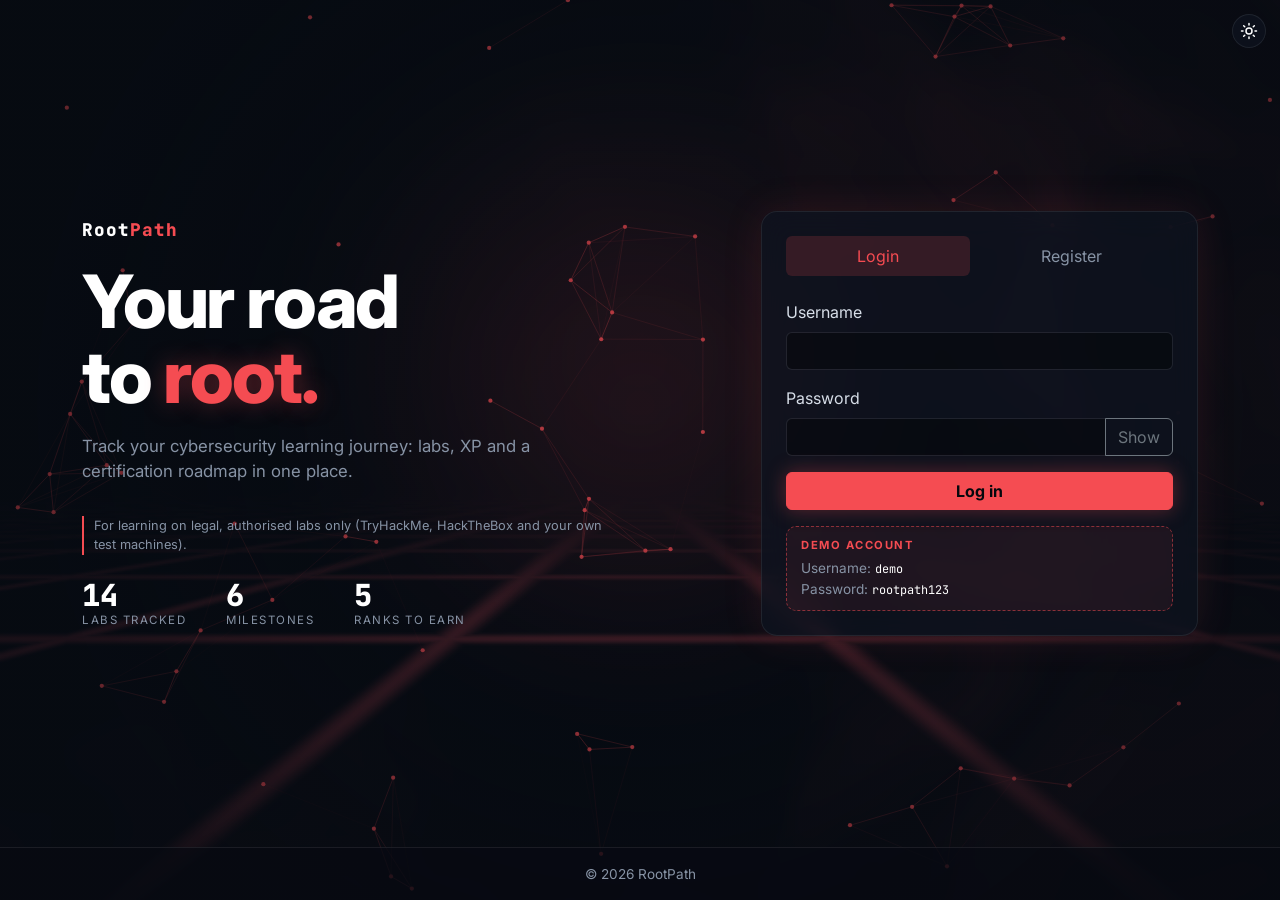
<file: index.html>
<!DOCTYPE html>
<html lang="en" data-bs-theme="dark">
<head>
  <meta charset="UTF-8">
  <meta name="viewport" content="width=device-width, initial-scale=1">
  <meta name="description" content="RootPath - log in to track your offensive security labs, CTFs and certifications.">
  <meta name="author" content="IMS566 Student, UiTM">
  <title>Login | RootPath</title>
  <link rel="icon" href="data:image/svg+xml,%3Csvg xmlns='http://www.w3.org/2000/svg' viewBox='0 0 32 32'%3E%3Crect width='32' height='32' rx='7' fill='%230d1117'/%3E%3Cpath d='M9 23V9h8a4 4 0 0 1 0 8h-8m7 0 6 6' fill='none' stroke='%23f54c52' stroke-width='3' stroke-linecap='round' stroke-linejoin='round'/%3E%3C/svg%3E">
  <link rel="preconnect" href="https://fonts.googleapis.com">
  <link rel="preconnect" href="https://fonts.gstatic.com" crossorigin>
  <link href="https://fonts.googleapis.com/css2?family=Inter:wght@400;600;800&family=JetBrains+Mono:wght@400;700;800&display=swap" rel="stylesheet">
  <link href="https://cdn.jsdelivr.net/npm/bootstrap@5.3.3/dist/css/bootstrap.min.css" rel="stylesheet">
  <link href="css/style.css" rel="stylesheet">
  <script src="js/theme.js"></script>
</head>
<body>
  <canvas id="network" aria-hidden="true"></canvas>

  <main class="login-hero d-flex align-items-center py-5">
    <div class="container">
      <div class="row align-items-center gy-5 gx-lg-5">
        <!-- Hero copy -->
        <header class="col-lg-6 hero-copy">
          <div class="hero-brand hero-in">Root<span>Path</span></div>
          <h1 class="hero-title hero-in">Your road<br>to <span class="acc">root.</span></h1>
          <p class="hero-lead hero-in">Track your cybersecurity learning journey: labs, XP and a certification roadmap in one place.</p>
          <p class="hero-note hero-in">For learning on legal, authorised labs only (TryHackMe, HackTheBox and your own test machines).</p>
          <div class="hero-stats hero-in d-none d-md-flex">
            <div><span class="stat-num" id="statLabs">0</span><span class="stat-label">Labs tracked</span></div>
            <div><span class="stat-num" id="statCerts">0</span><span class="stat-label">Milestones</span></div>
            <div><span class="stat-num" id="statRanks">0</span><span class="stat-label">Ranks to earn</span></div>
          </div>
        </header>

        <!-- Authentication card -->
        <div class="col-lg-5 ms-lg-auto">
        <div class="login-wrap">
        <section id="authCard" class="card rt-card login-card" aria-label="Authentication">
          <div class="card-body p-4">
            <ul class="nav nav-pills nav-fill mb-4" role="tablist">
              <li class="nav-item" role="presentation">
                <button class="nav-link active" data-bs-toggle="pill" data-bs-target="#loginPane" type="button" role="tab">Login</button>
              </li>
              <li class="nav-item" role="presentation">
                <button class="nav-link" data-bs-toggle="pill" data-bs-target="#registerPane" type="button" role="tab">Register</button>
              </li>
            </ul>

            <div class="tab-content">
              <!-- Login -->
              <div class="tab-pane fade show active" id="loginPane" role="tabpanel">
                <form id="loginForm" novalidate>
                  <div id="loginMsg" role="alert"></div>
                  <div class="mb-3">
                    <label for="loginUser" class="form-label">Username</label>
                    <input type="text" id="loginUser" class="form-control" autocomplete="username" required>
                  </div>
                  <div class="mb-3">
                    <label for="loginPass" class="form-label">Password</label>
                    <div class="input-group">
                      <input type="password" id="loginPass" class="form-control" autocomplete="current-password" required>
                      <button type="button" id="togglePass" class="btn btn-outline-secondary">Show</button>
                    </div>
                  </div>
                  <button type="submit" class="btn btn-rt w-100">Log in</button>
                </form>
                <div class="demo-box" aria-label="Demo account">
                  <div class="demo-title">Demo account</div>
                  Username: <code id="demoUser"></code><br>
                  Password: <code id="demoPass"></code>
                </div>
              </div>

              <!-- Register -->
              <div class="tab-pane fade" id="registerPane" role="tabpanel">
                <form id="registerForm">
                  <div id="registerMsg" role="alert"></div>
                  <div class="mb-3">
                    <label for="regName" class="form-label">Full name</label>
                    <input type="text" id="regName" class="form-control" required>
                  </div>
                  <div class="mb-3">
                    <label for="regUser" class="form-label">Username</label>
                    <input type="text" id="regUser" class="form-control" required>
                  </div>
                  <div class="mb-3">
                    <label for="regPass" class="form-label">Password (min 6 characters)</label>
                    <input type="password" id="regPass" class="form-control" required>
                  </div>
                  <button type="submit" class="btn btn-rt w-100">Create account</button>
                </form>
              </div>
            </div>
          </div>
        </section>
        </div>
        </div>
      </div>
    </div>
  </main>

  <footer class="rt-footer py-3 text-center">
    <div class="container">
      &copy; <span id="year"></span> RootPath
    </div>
  </footer>

  <!-- Shown after a successful login -->
  <div id="accessOverlay" class="access-overlay" role="status" aria-live="polite">
    <h2>Access granted</h2>
    <p id="grantName" class="font-mono text-secondary mb-0"></p>
    <div class="progress"><div class="progress-bar rt-bar"></div></div>
  </div>

  <script>document.getElementById("year").textContent = new Date().getFullYear();</script>
  <script src="https://cdn.jsdelivr.net/npm/bootstrap@5.3.3/dist/js/bootstrap.bundle.min.js"></script>
  <script src="js/data.js"></script>
  <script src="js/fx.js"></script>
  <script src="js/shader.js"></script>
  <script src="js/auth.js"></script>
</body>
</html>
</file>
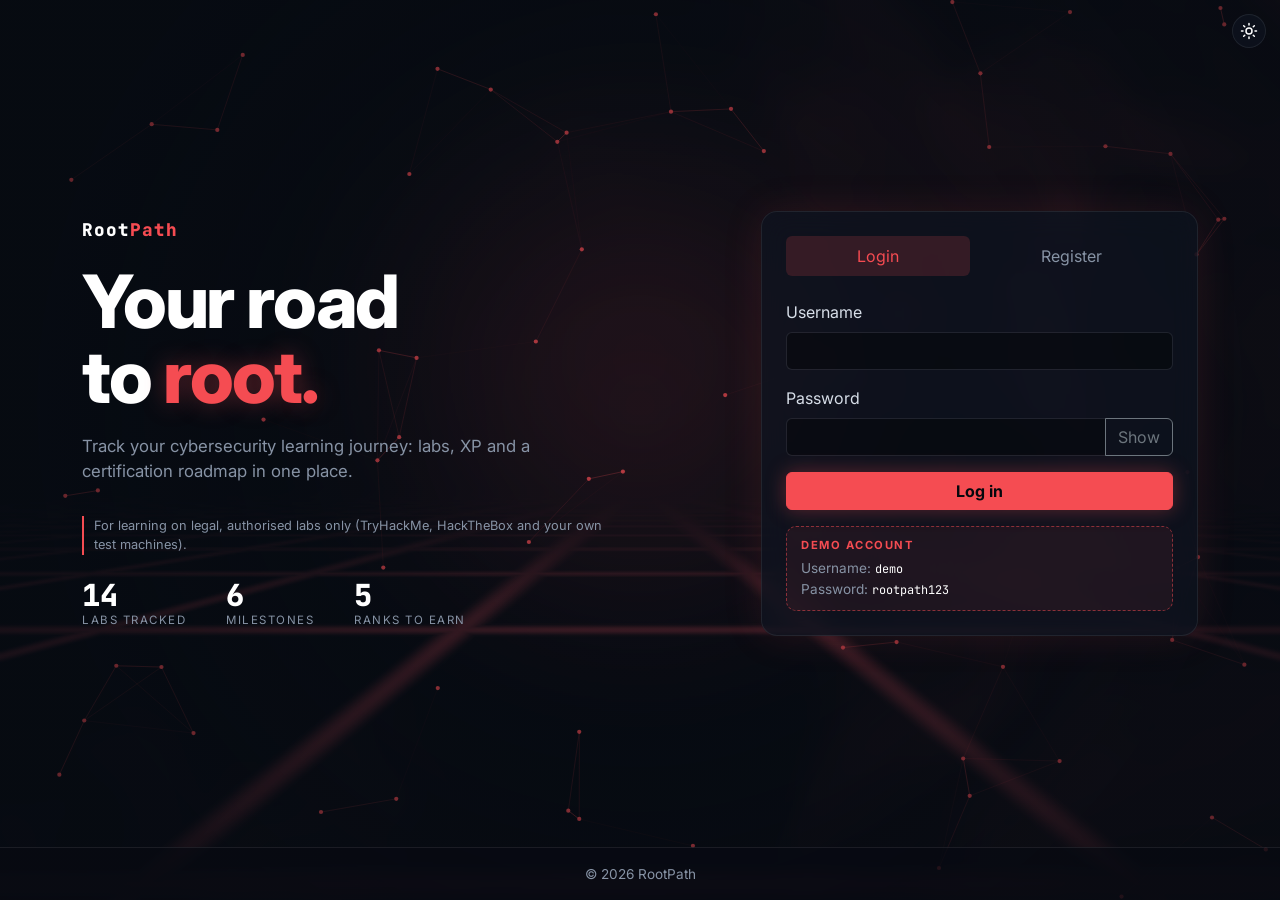
<file: about.html>
<!DOCTYPE html>
<html lang="en" data-bs-theme="dark">
<head>
  <meta charset="UTF-8">
  <meta name="viewport" content="width=device-width, initial-scale=1">
  <meta name="description" content="About RootPath: how XP, ranks and progress work, how the content is organised, a glossary and the ethics note.">
  <meta name="author" content="IMS566 Student, UiTM">
  <title>About | RootPath</title>
  <link rel="icon" href="data:image/svg+xml,%3Csvg xmlns='http://www.w3.org/2000/svg' viewBox='0 0 32 32'%3E%3Crect width='32' height='32' rx='7' fill='%230d1117'/%3E%3Cpath d='M9 23V9h8a4 4 0 0 1 0 8h-8m7 0 6 6' fill='none' stroke='%23f54c52' stroke-width='3' stroke-linecap='round' stroke-linejoin='round'/%3E%3C/svg%3E">
  <link rel="preconnect" href="https://fonts.googleapis.com">
  <link rel="preconnect" href="https://fonts.gstatic.com" crossorigin>
  <link href="https://fonts.googleapis.com/css2?family=Inter:wght@400;600;800&family=JetBrains+Mono:wght@400;700;800&display=swap" rel="stylesheet">
  <link href="https://cdn.jsdelivr.net/npm/bootstrap@5.3.3/dist/css/bootstrap.min.css" rel="stylesheet">
  <link href="css/style.css" rel="stylesheet">
  <script src="js/theme.js"></script>
</head>
<body>
  <nav class="navbar navbar-expand-md rt-navbar" aria-label="Main navigation">
    <div class="container">
      <a class="navbar-brand rt-brand" href="dashboard.html">Root<span>Path</span></a>
      <button class="navbar-toggler" type="button" data-bs-toggle="collapse" data-bs-target="#mainNav" aria-controls="mainNav" aria-expanded="false" aria-label="Toggle navigation">
        <span class="navbar-toggler-icon"></span>
      </button>
      <div class="collapse navbar-collapse" id="mainNav">
        <ul class="navbar-nav me-auto">
          <li class="nav-item"><a class="nav-link" href="dashboard.html">Dashboard</a></li>
          <li class="nav-item"><a class="nav-link" href="labs.html">Labs</a></li>
          <li class="nav-item"><a class="nav-link" href="roadmap.html">Roadmap</a></li>
          <li class="nav-item"><a class="nav-link active" href="about.html">About</a></li>
        </ul>
        <div id="accentPicker" class="d-flex gap-2 align-items-center me-3 my-2 my-md-0" aria-label="Theme colour"></div>
        <span class="navbar-text me-3">Hi, <strong id="navUser"></strong></span>
        <button id="logoutBtn" class="btn btn-sm btn-outline-secondary">Logout</button>
      </div>
    </div>
  </nav>

  <main class="container py-4">
    <header class="mb-4">
      <h1 class="h3 mb-1">About RootPath</h1>
      <p class="text-secondary mb-0">How the tracker works, how its content is organised, and the rules it follows.</p>
    </header>

    <div class="row g-4">
      <aside class="col-lg-3 d-none d-lg-block">
        <nav class="about-nav" aria-label="On this page">
          <a href="#purpose">Purpose</a>
          <a href="#xp">XP, ranks and progress</a>
          <a href="#structure">Content structure</a>
          <a href="#glossary">Glossary</a>
          <a href="#ethics">Ethics and scope</a>
        </nav>
      </aside>

      <div class="col-lg-9">
        <section id="purpose" class="card rt-card about-sec mb-4 reveal">
          <div class="card-body">
            <h2 class="h5">Purpose</h2>
            <p>RootPath is a learning tracker for offensive security. It turns labs, CTF rooms and certification goals into one picture: what is done, what is in progress and what comes next, all heading toward a cybersecurity internship.</p>
            <p class="mb-0">It is built for self-learners starting out in ethical hacking. The sample data shows a realistic beginner path (TryHackMe and HackTheBox) and is meant to be replaced with your own in <code>js/data.js</code>.</p>
          </div>
        </section>

        <section id="xp" class="card rt-card about-sec mb-4 reveal">
          <div class="card-body">
            <h2 class="h5">XP, ranks and progress</h2>
            <ul>
              <li><strong>XP</strong> is the total of points from labs marked <em>Completed</em>. Each lab's points are set by hand to reflect estimated effort (length and depth), so they follow difficulty loosely but not strictly.</li>
              <li><strong>Rank</strong> is decided by total XP using the thresholds below.</li>
              <li><strong>Skill radar</strong> scores each category as completed points divided by all points available in that category.</li>
              <li><strong>Certification progress</strong> is the share of its linked prep labs that are completed. Certifications with no linked labs (such as Security+) use a manual estimate.</li>
            </ul>
            <div class="table-responsive">
              <table class="table rt-table static align-middle mb-0">
                <thead><tr><th scope="col">Rank</th><th scope="col" class="text-end">XP needed</th></tr></thead>
                <tbody id="rankRows"></tbody>
              </table>
            </div>
          </div>
        </section>

        <section id="structure" class="card rt-card about-sec mb-4 reveal">
          <div class="card-body">
            <h2 class="h5">Content structure</h2>
            <p>Every lab is one record described by the same metadata fields. Fixed vocabularies keep the content consistent, searchable and sortable.</p>
            <div class="table-responsive mb-3">
              <table class="table rt-table static align-middle mb-0">
                <thead><tr><th scope="col">Field</th><th scope="col">Purpose</th><th scope="col">Allowed values</th></tr></thead>
                <tbody id="fieldRows"></tbody>
              </table>
            </div>
            <h3 class="h6 section-title mb-2">Labs per category</h3>
            <div id="catChips"></div>
            <p class="small text-secondary mt-3 mb-0">Records are linked: a certification lists its prep labs, and each lab shows which certifications it supports.</p>
          </div>
        </section>

        <section id="glossary" class="card rt-card about-sec mb-4 reveal">
          <div class="card-body">
            <h2 class="h5">Glossary</h2>
            <dl class="glossary mb-0" id="glossaryList"></dl>
          </div>
        </section>

        <section id="ethics" class="card rt-card about-sec mb-4 reveal">
          <div class="card-body">
            <h2 class="h5">Ethics and scope</h2>
            <ul class="mb-2">
              <li>Practise only on systems you own or have written permission to test, such as TryHackMe, HackTheBox and your own virtual machines.</li>
              <li>This site teaches no attacks and runs none. It only tracks learning progress.</li>
              <li>Accounts are simulated for this prototype. Do not enter a real password.</li>
            </ul>
            <p class="small text-secondary mb-0">Unauthorised access to computer systems is illegal, including under Malaysia's Computer Crimes Act 1997.</p>
          </div>
        </section>
      </div>
    </div>
  </main>

  <footer class="rt-footer py-3 mt-4">
    <div class="container d-flex flex-column flex-md-row justify-content-between gap-2">
      <span>&copy; <span id="year"></span> RootPath</span>
      <span><a href="dashboard.html">Dashboard</a> &middot; <a href="labs.html">Labs</a> &middot; <a href="roadmap.html">Roadmap</a> &middot; <a href="about.html">About</a></span>
    </div>
  </footer>

  <script src="https://cdn.jsdelivr.net/npm/bootstrap@5.3.3/dist/js/bootstrap.bundle.min.js"></script>
  <script src="js/data.js"></script>
  <script src="js/fx.js"></script>
  <script src="js/shader.js"></script>
  <script src="js/app.js"></script>
  <script src="js/about.js"></script>
</body>
</html>
</file>
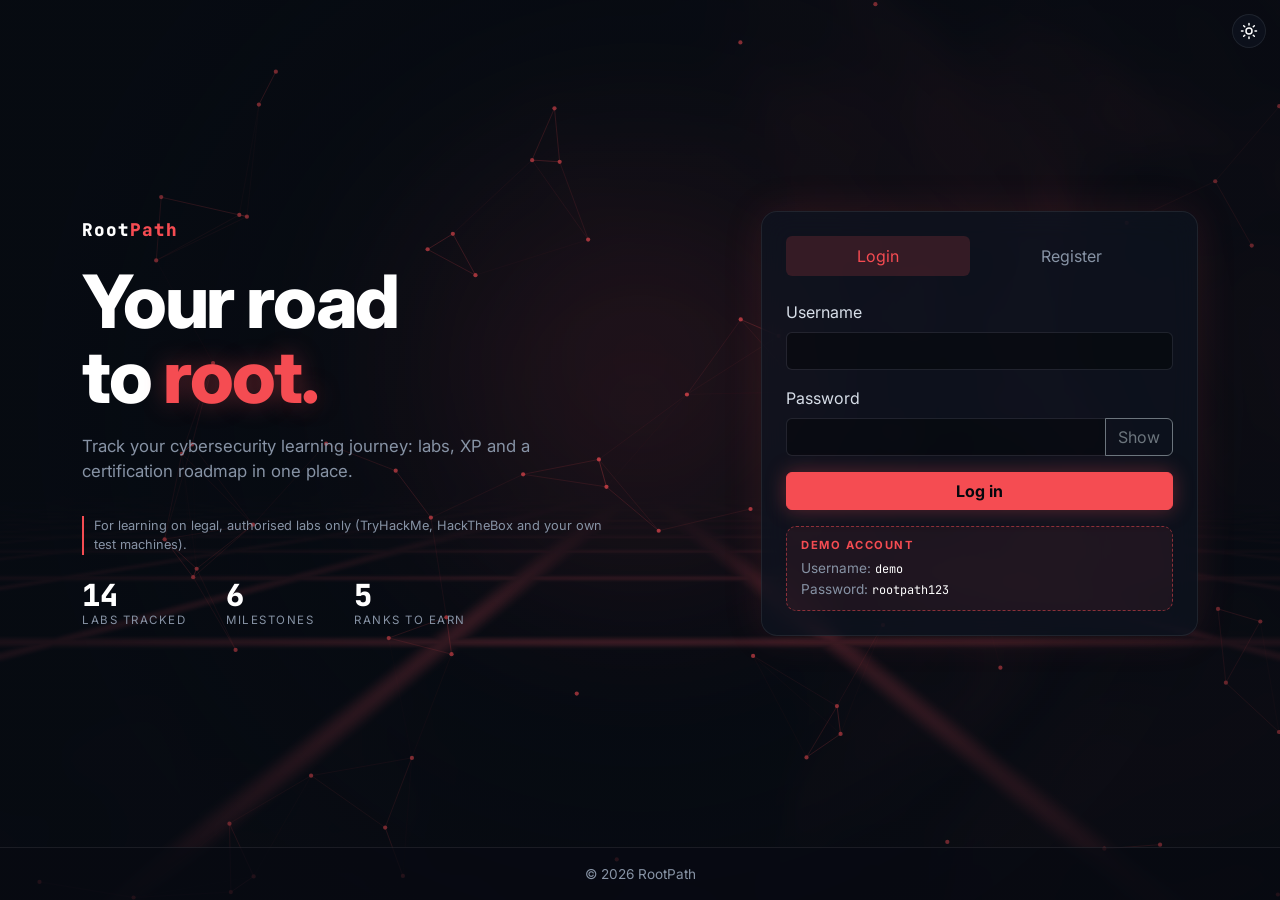
<file: labs.html>
<!DOCTYPE html>
<html lang="en" data-bs-theme="dark">
<head>
  <meta charset="UTF-8">
  <meta name="viewport" content="width=device-width, initial-scale=1">
  <meta name="description" content="RootPath labs: searchable list of TryHackMe and HackTheBox labs. Start and complete labs to earn XP.">
  <meta name="author" content="IMS566 Student, UiTM">
  <title>Labs | RootPath</title>
  <link rel="icon" href="data:image/svg+xml,%3Csvg xmlns='http://www.w3.org/2000/svg' viewBox='0 0 32 32'%3E%3Crect width='32' height='32' rx='7' fill='%230d1117'/%3E%3Cpath d='M9 23V9h8a4 4 0 0 1 0 8h-8m7 0 6 6' fill='none' stroke='%23f54c52' stroke-width='3' stroke-linecap='round' stroke-linejoin='round'/%3E%3C/svg%3E">
  <link rel="preconnect" href="https://fonts.googleapis.com">
  <link rel="preconnect" href="https://fonts.gstatic.com" crossorigin>
  <link href="https://fonts.googleapis.com/css2?family=Inter:wght@400;600;800&family=JetBrains+Mono:wght@400;700;800&display=swap" rel="stylesheet">
  <link href="https://cdn.jsdelivr.net/npm/bootstrap@5.3.3/dist/css/bootstrap.min.css" rel="stylesheet">
  <link href="css/style.css" rel="stylesheet">
  <script src="js/theme.js"></script>
</head>
<body>
  <nav class="navbar navbar-expand-md rt-navbar" aria-label="Main navigation">
    <div class="container">
      <a class="navbar-brand rt-brand" href="dashboard.html">Root<span>Path</span></a>
      <button class="navbar-toggler" type="button" data-bs-toggle="collapse" data-bs-target="#mainNav" aria-controls="mainNav" aria-expanded="false" aria-label="Toggle navigation">
        <span class="navbar-toggler-icon"></span>
      </button>
      <div class="collapse navbar-collapse" id="mainNav">
        <ul class="navbar-nav me-auto">
          <li class="nav-item"><a class="nav-link" href="dashboard.html">Dashboard</a></li>
          <li class="nav-item"><a class="nav-link active" href="labs.html">Labs</a></li>
          <li class="nav-item"><a class="nav-link" href="roadmap.html">Roadmap</a></li>
          <li class="nav-item"><a class="nav-link" href="about.html">About</a></li>
        </ul>
        <div id="accentPicker" class="d-flex gap-2 align-items-center me-3 my-2 my-md-0" aria-label="Theme colour"></div>
        <span class="navbar-text me-3">Hi, <strong id="navUser"></strong></span>
        <button id="logoutBtn" class="btn btn-sm btn-outline-secondary">Logout</button>
      </div>
    </div>
  </nav>

  <main class="container py-4">
    <header class="mb-4 d-flex flex-wrap justify-content-between align-items-end gap-2">
      <div>
        <h1 class="h3 mb-1">Labs &amp; CTF Rooms</h1>
        <p class="text-secondary mb-0">Click a lab to start it or mark it completed and earn XP.</p>
      </div>
      <button id="resetBtn" class="btn btn-sm btn-outline-secondary" type="button">Reset progress</button>
    </header>

    <section class="row g-2 mb-3" aria-label="Filters">
      <div class="col-12 col-md-6">
        <label for="searchInput" class="visually-hidden">Search labs</label>
        <input type="search" id="searchInput" class="form-control" placeholder="Search any column: lab, platform, category, difficulty, status, XP...">
      </div>
      <div class="col-6 col-md-3">
        <label for="statusFilter" class="visually-hidden">Filter by status</label>
        <select id="statusFilter" class="form-select">
          <option value="All">All statuses</option>
          <option>Completed</option>
          <option>In Progress</option>
          <option>Planned</option>
        </select>
      </div>
      <div class="col-6 col-md-3">
        <label for="platformFilter" class="visually-hidden">Filter by platform</label>
        <select id="platformFilter" class="form-select">
          <option value="All">All platforms</option>
          <option>TryHackMe</option>
          <option>HackTheBox</option>
        </select>
      </div>
    </section>

    <p class="small text-secondary font-mono" id="resultCount" aria-live="polite"></p>

    <div class="card rt-card reveal"><div class="card-body p-2 p-md-3">
      <div class="table-responsive">
        <table class="table table-hover align-middle rt-table mb-0">
          <thead>
            <tr>
              <th scope="col" class="sortable" data-sort="name" aria-sort="none" tabindex="0" role="columnheader">Lab<span class="sort-ind" aria-hidden="true"></span></th>
              <th scope="col" class="sortable" data-sort="platform" aria-sort="none" tabindex="0" role="columnheader">Platform<span class="sort-ind" aria-hidden="true"></span></th>
              <th scope="col" class="sortable" data-sort="category" aria-sort="none" tabindex="0" role="columnheader">Category<span class="sort-ind" aria-hidden="true"></span></th>
              <th scope="col" class="sortable" data-sort="difficulty" aria-sort="none" tabindex="0" role="columnheader">Difficulty<span class="sort-ind" aria-hidden="true"></span></th>
              <th scope="col" class="sortable" data-sort="status" aria-sort="none" tabindex="0" role="columnheader">Status<span class="sort-ind" aria-hidden="true"></span></th>
              <th scope="col" class="sortable text-end" data-sort="points" aria-sort="none" tabindex="0" role="columnheader">XP<span class="sort-ind" aria-hidden="true"></span></th>
            </tr>
          </thead>
          <tbody id="labsBody"></tbody>
        </table>
      </div>
    </div></div>
  </main>

  <!-- Lab detail modal -->
  <div class="modal fade" id="labModal" tabindex="-1" aria-labelledby="mTitle" aria-hidden="true">
    <div class="modal-dialog modal-dialog-centered">
      <div class="modal-content rt-modal">
        <div class="modal-header border-0">
          <h2 class="modal-title h5" id="mTitle"></h2>
          <button type="button" class="btn-close" data-bs-dismiss="modal" aria-label="Close"></button>
        </div>
        <div class="modal-body">
          <div id="mBadges" class="mb-3"></div>
          <p id="mDesc"></p>
          <div class="row small text-secondary" id="mMeta"></div>
        </div>
        <div class="modal-footer border-0" id="mActions"></div>
      </div>
    </div>
  </div>

  <footer class="rt-footer py-3 mt-4">
    <div class="container d-flex flex-column flex-md-row justify-content-between gap-2">
      <span>&copy; <span id="year"></span> RootPath</span>
      <span><a href="dashboard.html">Dashboard</a> &middot; <a href="labs.html">Labs</a> &middot; <a href="roadmap.html">Roadmap</a> &middot; <a href="about.html">About</a></span>
    </div>
  </footer>

  <script src="https://cdn.jsdelivr.net/npm/bootstrap@5.3.3/dist/js/bootstrap.bundle.min.js"></script>
  <script src="js/data.js"></script>
  <script src="js/fx.js"></script>
  <script src="js/shader.js"></script>
  <script src="js/app.js"></script>
  <script src="js/labs.js"></script>
</body>
</html>
</file>
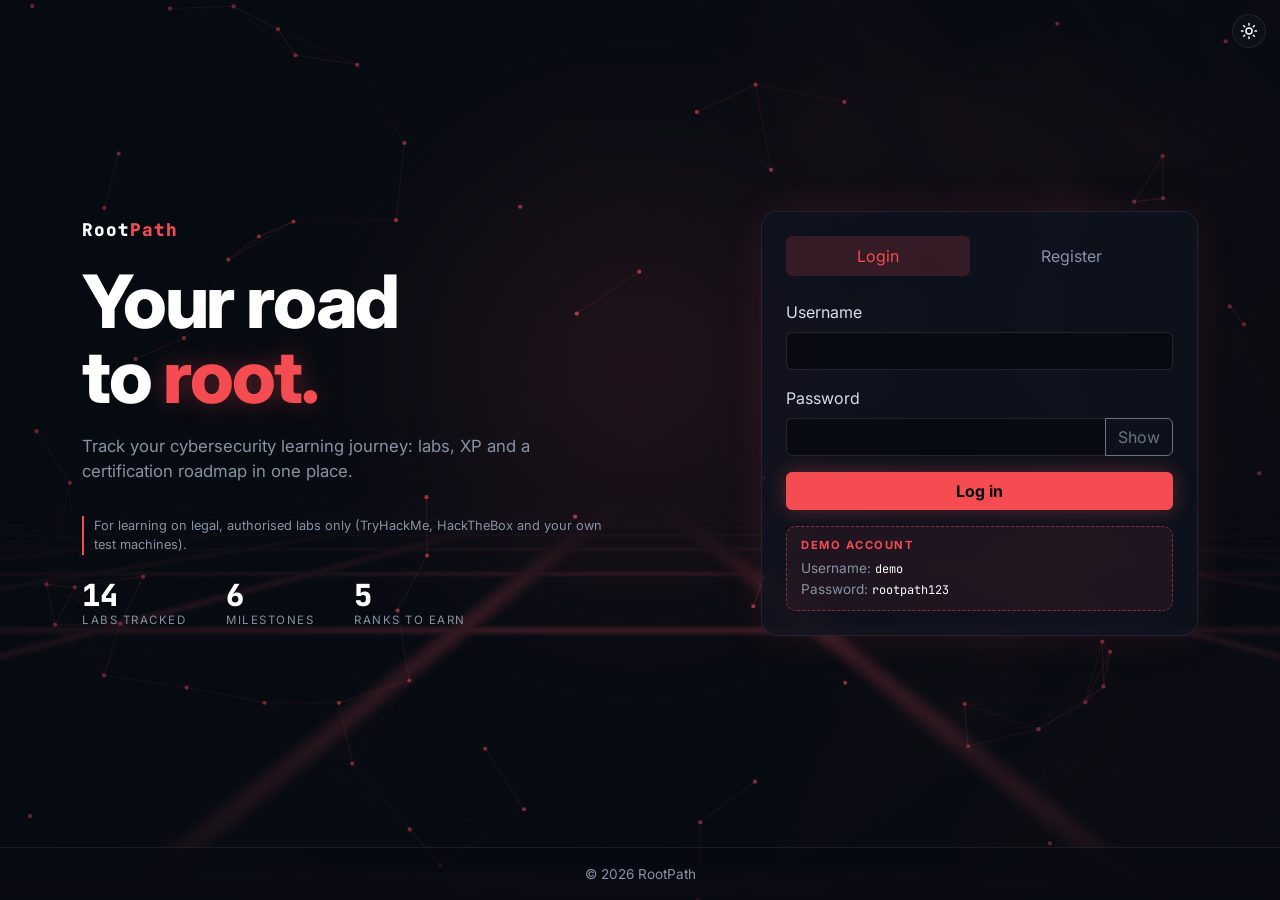
<file: roadmap.html>
<!DOCTYPE html>
<html lang="en" data-bs-theme="dark">
<head>
  <meta charset="UTF-8">
  <meta name="viewport" content="width=device-width, initial-scale=1">
  <meta name="description" content="RootPath roadmap: certification timeline from foundation to cybersecurity internship.">
  <meta name="author" content="IMS566 Student, UiTM">
  <title>Roadmap | RootPath</title>
  <link rel="icon" href="data:image/svg+xml,%3Csvg xmlns='http://www.w3.org/2000/svg' viewBox='0 0 32 32'%3E%3Crect width='32' height='32' rx='7' fill='%230d1117'/%3E%3Cpath d='M9 23V9h8a4 4 0 0 1 0 8h-8m7 0 6 6' fill='none' stroke='%23f54c52' stroke-width='3' stroke-linecap='round' stroke-linejoin='round'/%3E%3C/svg%3E">
  <link rel="preconnect" href="https://fonts.googleapis.com">
  <link rel="preconnect" href="https://fonts.gstatic.com" crossorigin>
  <link href="https://fonts.googleapis.com/css2?family=Inter:wght@400;600;800&family=JetBrains+Mono:wght@400;700;800&display=swap" rel="stylesheet">
  <link href="https://cdn.jsdelivr.net/npm/bootstrap@5.3.3/dist/css/bootstrap.min.css" rel="stylesheet">
  <link href="css/style.css" rel="stylesheet">
  <script src="js/theme.js"></script>
</head>
<body>
  <nav class="navbar navbar-expand-md rt-navbar" aria-label="Main navigation">
    <div class="container">
      <a class="navbar-brand rt-brand" href="dashboard.html">Root<span>Path</span></a>
      <button class="navbar-toggler" type="button" data-bs-toggle="collapse" data-bs-target="#mainNav" aria-controls="mainNav" aria-expanded="false" aria-label="Toggle navigation">
        <span class="navbar-toggler-icon"></span>
      </button>
      <div class="collapse navbar-collapse" id="mainNav">
        <ul class="navbar-nav me-auto">
          <li class="nav-item"><a class="nav-link" href="dashboard.html">Dashboard</a></li>
          <li class="nav-item"><a class="nav-link" href="labs.html">Labs</a></li>
          <li class="nav-item"><a class="nav-link active" href="roadmap.html">Roadmap</a></li>
          <li class="nav-item"><a class="nav-link" href="about.html">About</a></li>
        </ul>
        <div id="accentPicker" class="d-flex gap-2 align-items-center me-3 my-2 my-md-0" aria-label="Theme colour"></div>
        <span class="navbar-text me-3">Hi, <strong id="navUser"></strong></span>
        <button id="logoutBtn" class="btn btn-sm btn-outline-secondary">Logout</button>
      </div>
    </div>
  </nav>

  <main class="container py-4">
    <header class="mb-4">
      <h1 class="h3 mb-1">Certification Roadmap</h1>
      <p class="text-secondary mb-0">From foundation certs to a cybersecurity internship. Each ring shows how many of its linked prep labs you have completed.</p>
    </header>

    <section aria-labelledby="earnedTitle" class="mb-5">
      <h2 id="earnedTitle" class="h5 section-title mb-3">Certificates earned <span class="badge text-bg-secondary ms-1" id="earnedCount"></span></h2>
      <div class="row g-3" id="earnedGrid"></div>
    </section>

    <h2 class="h5 section-title mb-3">Next milestones</h2>
    <ol class="timeline" id="timeline" aria-label="Certification timeline"></ol>
  </main>

  <footer class="rt-footer py-3 mt-4">
    <div class="container d-flex flex-column flex-md-row justify-content-between gap-2">
      <span>&copy; <span id="year"></span> RootPath</span>
      <span><a href="dashboard.html">Dashboard</a> &middot; <a href="labs.html">Labs</a> &middot; <a href="roadmap.html">Roadmap</a> &middot; <a href="about.html">About</a></span>
    </div>
  </footer>

  <script src="https://cdn.jsdelivr.net/npm/bootstrap@5.3.3/dist/js/bootstrap.bundle.min.js"></script>
  <script src="js/data.js"></script>
  <script src="js/fx.js"></script>
  <script src="js/shader.js"></script>
  <script src="js/app.js"></script>
  <script src="js/roadmap.js"></script>
</body>
</html>
</file>
<file: css/style.css>
/* ==========================================================
   style.css - RootPath custom styles (on top of Bootstrap 5)
   Theme: dark "terminal" look with glass cards and a neon accent
   that can be switched (see js/theme.js).
   ========================================================== */

:root {
  --rt-accent-rgb: 245, 76, 82;
  --rt-accent: rgb(245, 76, 82);
  --rt-bg: #070b12;
  --rt-bg-rgb: 7, 11, 18;
  --rt-glass: rgba(16, 22, 34, 0.62);
  --rt-border: rgba(255, 255, 255, 0.08);
  --rt-text: #d7dee8;
  --rt-muted: #8793a5;
  --rt-strong: #ffffff;
  --rt-track: rgba(255, 255, 255, 0.07);
  --rt-dots: rgba(255, 255, 255, 0.09);
  --rt-nav-bg: rgba(7, 11, 18, 0.72);
  --rt-pop-bg: rgba(12, 17, 27, 0.96);
  --rt-input-bg: rgba(0, 0, 0, 0.35);
  --rt-on-accent: #05080d;
  --rt-gold: #fbbf24;
  --rt-chart-text: #9aa6b8;
  --rt-chart-grid: rgba(255, 255, 255, 0.08);
  --rt-chart-label: #cbd5e1;
  --rt-chart-line: #ffffff;
  --rt-mono: "JetBrains Mono", "Fira Code", ui-monospace, Consolas, monospace;
}

/* Background lives on <html> so the effects canvas can sit behind the page */
html { background: var(--rt-bg); overflow-x: hidden; scroll-behavior: smooth; }

body {
  background: transparent;
  color: var(--rt-text);
  font-family: "Inter", "Segoe UI", system-ui, -apple-system, sans-serif;
  min-height: 100vh;
  display: flex;
  flex-direction: column;
  animation: pageIn 0.6s ease both;
}
main { flex: 1; min-width: 0; }
.row > *, .card, .card-body, .tl-card { min-width: 0; }
.chart-box { overflow: hidden; }
.font-mono { font-family: var(--rt-mono); }
.tiny { font-size: 0.72rem; }

@keyframes pageIn { from { opacity: 0; transform: translateY(10px); } to { opacity: 1; transform: none; } }

/* ---------- Effects ---------- */
body.has-grid::before {
  content: ""; position: fixed; inset: 0; z-index: -2; pointer-events: none;
  background-image: radial-gradient(var(--rt-dots) 1px, transparent 1px);
  background-size: 28px 28px;
  -webkit-mask-image: radial-gradient(ellipse at 50% 20%, #000 15%, transparent 78%);
  mask-image: radial-gradient(ellipse at 50% 20%, #000 15%, transparent 78%);
}
.glow-layer { position: fixed; inset: 0; overflow: hidden; pointer-events: none; z-index: -1; }
.cursor-glow { position: absolute; left: -999px; top: -999px; width: min(460px, 80vw); aspect-ratio: 1; border-radius: 50%;
  background: radial-gradient(circle, rgba(var(--rt-accent-rgb), 0.12), transparent 65%); transform: translate(-50%, -50%); }

/* ---------- Scroll reveal ---------- */
.reveal { opacity: 0; transform: translateY(32px); transition: opacity 0.9s cubic-bezier(0.22, 1, 0.36, 1), transform 0.9s cubic-bezier(0.22, 1, 0.36, 1); }
.reveal.in { opacity: 1; transform: none; }

/* ---------- Navbar ---------- */
.rt-navbar {
  background: var(--rt-nav-bg);
  backdrop-filter: blur(14px);
  -webkit-backdrop-filter: blur(14px);
  border-bottom: 1px solid var(--rt-border);
  position: sticky; top: 0; z-index: 1030;
}
.rt-brand { font-weight: 800; letter-spacing: 1px; font-family: var(--rt-mono); }
.rt-brand span { color: var(--rt-accent); text-shadow: 0 0 10px rgba(var(--rt-accent-rgb), 0.35); }
.rt-navbar .nav-link { color: var(--rt-muted); transition: color 0.2s; }
.rt-navbar .nav-link:hover { color: var(--rt-strong); }
.rt-navbar .nav-link.active {
  color: var(--rt-strong);
  box-shadow: inset 0 -2px 0 var(--rt-accent);
}
.accent-dot {
  width: 18px; height: 18px; border-radius: 50%; padding: 0;
  border: 2px solid transparent; cursor: pointer;
  transition: transform 0.15s, box-shadow 0.15s;
}
.accent-dot:hover { transform: scale(1.2); }
.accent-dot.active { border-color: var(--rt-strong); box-shadow: 0 0 10px currentColor; }

/* ---------- Glass cards ---------- */
.rt-card {
  background: var(--rt-glass);
  backdrop-filter: blur(14px);
  -webkit-backdrop-filter: blur(14px);
  border: 1px solid var(--rt-border);
  border-radius: 16px;
  color: var(--rt-text);
}
.rt-card.reveal {
  transition: opacity 0.9s cubic-bezier(0.22, 1, 0.36, 1), transform 0.9s cubic-bezier(0.22, 1, 0.36, 1), border-color 0.35s ease, box-shadow 0.35s ease;
}
.rt-card:hover {
  border-color: rgba(var(--rt-accent-rgb), 0.55);
  box-shadow: 0 0 0 1px rgba(var(--rt-accent-rgb), 0.2), 0 12px 40px rgba(var(--rt-accent-rgb), 0.12);
}

.kpi-icon { font-size: 1.4rem; }
.kpi-value { font-size: 2.1rem; font-weight: 800; font-family: var(--rt-mono); line-height: 1.1; }
.kpi-label { font-size: 0.72rem; text-transform: uppercase; letter-spacing: 1.5px; color: var(--rt-muted); }
.chart-box { position: relative; height: 290px; }
.chart-box.short { height: 200px; }
.chart-box.gauge { height: 250px; }
.chart-box.grow { flex: 1 1 auto; height: auto; min-height: 290px; }
.chart-box.tall { height: 360px; }
.section-title { font-size: 0.8rem; text-transform: uppercase; letter-spacing: 1.5px; color: var(--rt-muted); }

/* ---------- Terminal ---------- */
.terminal {
  background: #05080d;
  border: 1px solid var(--rt-border);
  border-radius: 14px;
  font-family: var(--rt-mono);
  font-size: 0.9rem;
  overflow: hidden;
  height: 100%;
}
.terminal-bar { display: flex; gap: 6px; padding: 10px 14px; background: rgba(255, 255, 255, 0.04); align-items: center; }
.terminal-bar .dot { width: 11px; height: 11px; border-radius: 50%; }
.terminal-bar .dot:nth-child(1) { background: #ff5f57; }
.terminal-bar .dot:nth-child(2) { background: #febc2e; }
.terminal-bar .dot:nth-child(3) { background: #28c840; }
.terminal-bar .title { margin-left: 8px; color: var(--rt-muted); font-size: 0.75rem; }
.terminal-body { padding: 16px 18px; min-height: 190px; line-height: 1.7; }
.terminal .cmd::before { content: "root@rootpath:~$ "; color: var(--rt-accent); }
.terminal .cmd { color: #fff; }
.terminal .out { color: #aab6c8; padding-left: 2px; margin-bottom: 4px; word-break: break-word; }
.caret {
  display: inline-block; width: 9px; height: 1.05em; margin-left: 3px;
  background: var(--rt-accent); vertical-align: -3px;
  animation: blink 1s steps(1) infinite;
}
@keyframes blink { 50% { opacity: 0; } }

/* ---------- Rank card ---------- */
.rank-name {
  font-size: 1.7rem; font-weight: 800; color: var(--rt-accent);
  text-shadow: 0 0 16px rgba(var(--rt-accent-rgb), 0.3);
}
.progress { background: var(--rt-track); height: 8px; border-radius: 99px; }
.rt-bar {
  background: linear-gradient(90deg, rgba(var(--rt-accent-rgb), 0.35), var(--rt-accent));
  box-shadow: 0 0 12px rgba(var(--rt-accent-rgb), 0.6);
  border-radius: 99px;
  transition: width 1.4s cubic-bezier(0.22, 1, 0.36, 1);
}
.progress-bar.rt-bar { width: 0; }

/* ---------- Heatmap ---------- */
.heatmap {
  display: grid; grid-template-rows: repeat(7, 14px);
  grid-auto-flow: column; grid-auto-columns: 14px;
  gap: 4px; overflow-x: auto; padding-bottom: 8px;
}
.hm { width: 14px; height: 14px; border-radius: 3px; background: var(--rt-track); }
.hm.l1 { background: rgba(var(--rt-accent-rgb), 0.35); }
.hm.l2 { background: rgba(var(--rt-accent-rgb), 0.65); }
.hm.l3 { background: var(--rt-accent); box-shadow: 0 0 8px rgba(var(--rt-accent-rgb), 0.8); }

/* ---------- Achievements ---------- */
.badge-tile {
  display: flex; gap: 12px; align-items: center; height: 100%;
  padding: 12px; border-radius: 12px;
  border: 1px solid var(--rt-border); background: var(--rt-track);
  transition: transform 0.2s;
}
.badge-tile.unlocked { border-color: rgba(var(--rt-accent-rgb), 0.5); box-shadow: 0 0 18px rgba(var(--rt-accent-rgb), 0.15); }
.badge-tile.unlocked:hover { transform: scale(1.04); }
.badge-tile.locked { filter: grayscale(1); opacity: 0.45; }
.badge-ico { font-size: 1.8rem; line-height: 1; }

/* ---------- Tables ---------- */
.rt-table {
  --bs-table-bg: transparent;
  --bs-table-color: var(--rt-text);
  --bs-table-hover-bg: rgba(var(--rt-accent-rgb), 0.08);
  --bs-table-hover-color: var(--rt-strong);
  --bs-table-border-color: var(--rt-border);
}
.rt-table thead th {
  color: var(--rt-muted); font-size: 0.72rem; text-transform: uppercase;
  letter-spacing: 1.2px; border-bottom: 1px solid rgba(var(--rt-accent-rgb), 0.4);
}
.rt-table tbody tr { cursor: pointer; transition: box-shadow 0.2s; }
.rt-table tbody tr:hover { box-shadow: inset 3px 0 0 var(--rt-accent); }
.rt-table tbody tr:focus-visible { outline: 1px solid var(--rt-accent); }

/* ---------- Forms & buttons ---------- */
.form-control, .form-select {
  background-color: var(--rt-input-bg);
  border-color: var(--rt-border);
  color: var(--rt-strong);
}
.form-control:focus, .form-select:focus {
  background-color: var(--rt-input-bg);
  border-color: var(--rt-accent);
  box-shadow: 0 0 0 0.2rem rgba(var(--rt-accent-rgb), 0.22);
  color: var(--rt-strong);
}
.btn-rt {
  background: var(--rt-accent); border-color: var(--rt-accent);
  color: var(--rt-on-accent); font-weight: 700;
  box-shadow: 0 0 20px rgba(var(--rt-accent-rgb), 0.35);
  transition: transform 0.15s, box-shadow 0.15s;
}
.btn-rt:hover {
  background: var(--rt-accent); border-color: var(--rt-accent); color: var(--rt-on-accent);
  transform: translateY(-1px); box-shadow: 0 0 30px rgba(var(--rt-accent-rgb), 0.6);
}
.nav-pills .nav-link { color: var(--rt-muted); }
.nav-pills .nav-link.active { background: rgba(var(--rt-accent-rgb), 0.16); color: var(--rt-accent); }

.rt-modal {
  background: var(--rt-pop-bg);
  border: 1px solid rgba(var(--rt-accent-rgb), 0.4);
  border-radius: 16px;
  box-shadow: 0 0 50px rgba(var(--rt-accent-rgb), 0.15);
}

/* ---------- Timeline (roadmap) ---------- */
.timeline { list-style: none; margin: 0; padding: 0; max-width: 760px; }
.tl-item { display: flex; gap: 20px; }
.tl-rail { display: flex; flex-direction: column; align-items: center; flex-shrink: 0; }
.tl-line {
  flex: 1; width: 2px; min-height: 24px; margin: 4px 0;
  background: linear-gradient(var(--rt-accent), var(--rt-track));
}
.tl-item:last-child .tl-line { display: none; }
.tl-card { flex: 1; margin-bottom: 20px; }
.ring { position: relative; width: 72px; height: 72px; }
.ring svg { transform: rotate(-90deg); }
.ring circle { fill: none; stroke-width: 6; }
.ring-bg { stroke: var(--rt-chart-grid); }
.ring-fg {
  stroke: var(--rt-accent); stroke-linecap: round;
  filter: drop-shadow(0 0 5px rgba(var(--rt-accent-rgb), 0.8));
  transition: stroke-dashoffset 1.5s cubic-bezier(0.22, 1, 0.36, 1);
}
.ring-text {
  position: absolute; inset: 0; display: flex; align-items: center; justify-content: center;
  font-size: 0.8rem; font-weight: 700;
}

/* ---------- Toasts ---------- */
#toasts { position: fixed; left: 16px; right: 16px; bottom: 16px; display: flex; flex-direction: column; align-items: flex-end; gap: 10px; z-index: 3000; pointer-events: none; }
.rt-toast {
  background: var(--rt-pop-bg); border: 1px solid var(--rt-border);
  border-left: 3px solid var(--rt-accent); border-radius: 10px;
  padding: 12px 16px; font-family: var(--rt-mono); font-size: 0.85rem; color: var(--rt-strong);
  box-shadow: 0 8px 30px rgba(0, 0, 0, 0.35);
  animation: toastIn 0.35s ease both;
  max-width: 100%; overflow-wrap: anywhere;
}
.rt-toast.out { opacity: 0; transform: translateY(12px); transition: 0.4s; }
.rt-toast.rankup {
  border-left-color: var(--rt-gold); color: var(--rt-gold);
  box-shadow: 0 0 30px rgba(251, 191, 36, 0.35);
}
@keyframes toastIn { from { opacity: 0; transform: translateY(16px); } to { opacity: 1; transform: none; } }

/* ---------- Footer ---------- */
.rt-footer {
  background: var(--rt-nav-bg);
  border-top: 1px solid var(--rt-border);
  color: var(--rt-muted); font-size: 0.85rem;
}
.rt-footer a { color: var(--rt-muted); text-decoration: none; }
.rt-footer a:hover { color: var(--rt-accent); }

/* ---------- Login page ---------- */
#network { position: fixed; inset: 0; width: 100%; height: 100%; z-index: -2; }
.login-hero { position: relative; }
.login-hero::before {
  content: ""; position: fixed; inset: 0; z-index: -1; pointer-events: none;
  background: radial-gradient(circle at 50% 45%, rgba(var(--rt-bg-rgb), 0.15), rgba(var(--rt-bg-rgb), 0.92) 75%);
}
.login-wrap { max-width: 440px; margin: 0 auto; }
.login-card { box-shadow: 0 0 40px rgba(var(--rt-accent-rgb), 0.12); }
.shake { animation: shake 0.45s; }
@keyframes shake {
  10%, 90% { transform: translateX(-2px); } 20%, 80% { transform: translateX(4px); }
  30%, 50%, 70% { transform: translateX(-7px); } 40%, 60% { transform: translateX(7px); }
}
/* Login hero */
.hero-brand { font-family: var(--rt-mono); font-weight: 800; letter-spacing: 1px; font-size: 1.1rem; color: var(--rt-strong); margin-bottom: 1.25rem; }
.hero-brand span { color: var(--rt-accent); }
.hero-title {
  font-weight: 800; letter-spacing: -0.03em; line-height: 1.02; color: var(--rt-strong);
  font-size: clamp(2.6rem, 8vw, 4.6rem); margin-bottom: 1.25rem;
}
.hero-title .acc { color: var(--rt-accent); text-shadow: 0 0 24px rgba(var(--rt-accent-rgb), 0.35); }
.hero-lead { color: var(--rt-muted); font-size: 1.05rem; max-width: 34rem; margin-bottom: 2rem; }
.hero-stats { gap: 2.5rem; }
.stat-num { display: block; font-family: var(--rt-mono); font-weight: 800; font-size: 1.9rem; line-height: 1.1; color: var(--rt-strong); }
.stat-label { display: block; font-size: 0.72rem; text-transform: uppercase; letter-spacing: 1.5px; color: var(--rt-muted); }
.hero-in { opacity: 0; animation: heroIn 1s cubic-bezier(0.22, 1, 0.36, 1) forwards; }
.hero-copy .hero-in:nth-child(2) { animation-delay: 0.1s; }
.hero-copy .hero-in:nth-child(3) { animation-delay: 0.2s; }
.hero-copy .hero-in:nth-child(4) { animation-delay: 0.3s; }
.login-wrap { animation: heroIn 1s cubic-bezier(0.22, 1, 0.36, 1) 0.25s both; }
@keyframes heroIn { from { opacity: 0; transform: translateY(28px); } to { opacity: 1; transform: none; } }

/* "Access granted" overlay */
.access-overlay {
  position: fixed; inset: 0; z-index: 4000; display: none;
  flex-direction: column; align-items: center; justify-content: center; gap: 18px;
  background: rgba(var(--rt-bg-rgb), 0.96); text-align: center; padding: 16px;
}
.access-overlay.show { display: flex; animation: pageIn 0.3s ease; }
.access-overlay h2 {
  font-family: var(--rt-mono); font-weight: 800; color: var(--rt-accent);
  font-size: clamp(1.6rem, 5vw, 2.2rem); letter-spacing: 1px;
  text-shadow: 0 0 18px rgba(var(--rt-accent-rgb), 0.5);
}
.access-overlay .progress { width: min(320px, 80vw); }
.access-overlay.show .rt-bar { animation: fillBar 1.1s ease forwards; }
@keyframes fillBar { from { width: 0; } to { width: 100%; } }

/* ---------- Mobile tweaks ---------- */
@media (max-width: 576px) {
  .kpi-value { font-size: 1.6rem; }
  .chart-box { height: 250px; }
  .chart-box.short { height: 190px; }
  .chart-box.gauge { height: 200px; }
  .chart-box.grow { min-height: 250px; }
  .chart-box.tall { height: 340px; }
  .tl-item { gap: 12px; }
  .rank-name { font-size: 1.4rem; }
}

@media (prefers-reduced-motion: reduce) {
  html { scroll-behavior: auto; }
  *, *::before, *::after { animation-duration: 0.01ms !important; transition-duration: 0.01ms !important; }
  .reveal { opacity: 1; transform: none; }
}

.terminal { display: flex; flex-direction: column; }
.terminal-body { flex: 0 0 auto; height: 240px; overflow-y: auto; }
.terminal .out { white-space: pre-wrap; }
.terminal .err { color: #ff8a8f; } .terminal .ok { color: var(--rt-accent); } .terminal .hint { color: var(--rt-muted); }
.terminal-input { display: flex; align-items: center; gap: 8px; padding: 10px 18px 14px; border-top: 1px solid var(--rt-border); }
.term-prompt { color: var(--rt-accent); white-space: nowrap; margin: 0; }
.terminal-input input { flex: 1; min-width: 0; background: transparent; border: 0; outline: 0; color: #fff; font: inherit; }
@media (max-width: 576px) { .terminal-input input { font-size: 16px; } }

/* ---------- Dashboard section menu ---------- */
.section-nav {
  position: sticky; top: 62px; z-index: 1020;
  display: flex; align-items: center; gap: 6px;
  max-width: 100%; margin-bottom: 1.25rem; padding: 6px;
  overflow-x: auto; scrollbar-width: none;
  border: 1px solid var(--rt-border); border-radius: 999px;
  background: var(--rt-nav-bg);
  box-shadow: 0 8px 24px rgba(0, 0, 0, 0.25);
  backdrop-filter: blur(14px); -webkit-backdrop-filter: blur(14px);
}
.section-nav::-webkit-scrollbar { display: none; }
.section-nav a, .help-btn {
  flex: 0 0 auto; padding: 6px 14px; border-radius: 999px;
  color: var(--rt-muted); font-size: 0.85rem; white-space: nowrap; text-decoration: none;
  transition: color 0.3s ease, background 0.3s ease, border-color 0.3s ease;
}
.section-nav a:hover { color: var(--rt-strong); }
.section-nav a.active { color: var(--rt-accent); background: rgba(var(--rt-accent-rgb), 0.14); }
.help-btn { margin-left: auto; border: 1px solid var(--rt-border); background: transparent; font-family: var(--rt-mono); }
.help-btn:hover { color: var(--rt-accent); border-color: rgba(var(--rt-accent-rgb), 0.5); }
[id^="sec-"] { scroll-margin-top: 130px; }

/* ---------- Demo credentials box (login) ---------- */
.demo-box {
  margin-top: 1rem; padding: 10px 14px; border-radius: 10px;
  border: 1px dashed rgba(var(--rt-accent-rgb), 0.5);
  background: rgba(var(--rt-accent-rgb), 0.07);
  font-size: 0.85rem; color: var(--rt-muted);
}
.demo-box .demo-title { font-size: 0.7rem; text-transform: uppercase; letter-spacing: 1.5px; color: var(--rt-accent); font-weight: 700; margin-bottom: 4px; }
.demo-box code { font-family: var(--rt-mono); color: var(--rt-strong); background: transparent; padding: 0; }

/* ---------- Light / dark toggle ---------- */
.mode-toggle {
  display: inline-flex; align-items: center; justify-content: center;
  width: 34px; height: 34px; padding: 0; border-radius: 50%;
  border: 1px solid var(--rt-border); background: var(--rt-glass);
  color: var(--rt-strong); cursor: pointer; transition: transform 0.15s, border-color 0.2s;
}
.mode-toggle:hover { transform: scale(1.08); border-color: rgba(var(--rt-accent-rgb), 0.6); }
.mode-toggle svg { width: 18px; height: 18px; }
.mode-toggle-float { position: fixed; top: 14px; right: 14px; z-index: 1040; backdrop-filter: blur(10px); -webkit-backdrop-filter: blur(10px); }

/* ==========================================================
   LIGHT MODE (html[data-mode="light"]) - overrides variables only
   The terminal stays dark in both modes on purpose.
   ========================================================== */
html[data-mode="light"] {
  --rt-bg: #f3f5fa;
  --rt-bg-rgb: 243, 245, 250;
  --rt-glass: rgba(255, 255, 255, 0.82);
  --rt-border: rgba(15, 23, 42, 0.12);
  --rt-text: #1e293b;
  --rt-muted: #5b6b82;
  --rt-strong: #0f172a;
  --rt-track: rgba(15, 23, 42, 0.07);
  --rt-dots: rgba(15, 23, 42, 0.12);
  --rt-nav-bg: rgba(255, 255, 255, 0.82);
  --rt-pop-bg: rgba(255, 255, 255, 0.98);
  --rt-input-bg: #ffffff;
  --rt-on-accent: #ffffff;
  --rt-gold: #b45309;
  --rt-chart-text: #5b6b82;
  --rt-chart-grid: rgba(15, 23, 42, 0.1);
  --rt-chart-label: #334155;
  --rt-chart-line: #0f172a;
}
html[data-mode="light"] .rt-card { box-shadow: 0 2px 14px rgba(15, 23, 42, 0.06); }
html[data-mode="light"] .rt-card:hover { box-shadow: 0 0 0 1px rgba(var(--rt-accent-rgb), 0.2), 0 12px 32px rgba(var(--rt-accent-rgb), 0.14); }
html[data-mode="light"] .login-card { box-shadow: 0 10px 40px rgba(15, 23, 42, 0.1); }
html[data-mode="light"] .cursor-glow { background: radial-gradient(circle, rgba(var(--rt-accent-rgb), 0.1), transparent 65%); }
html[data-mode="light"] .section-nav { box-shadow: 0 8px 24px rgba(15, 23, 42, 0.1); }
html[data-mode="light"] .rt-toast { box-shadow: 0 8px 30px rgba(15, 23, 42, 0.2); }
html[data-mode="light"] .rt-modal { box-shadow: 0 10px 50px rgba(15, 23, 42, 0.2); }
html[data-mode="light"] .rt-bar,
html[data-mode="light"] .btn-rt,
html[data-mode="light"] .hm.l3,
html[data-mode="light"] .ring-fg { box-shadow: none; filter: none; }
html[data-mode="light"] .btn-rt:hover { box-shadow: 0 6px 18px rgba(var(--rt-accent-rgb), 0.4); }
html[data-mode="light"] .rank-name,
html[data-mode="light"] .hero-title .acc,
html[data-mode="light"] .rt-brand span { text-shadow: none; }
html[data-mode="light"] .badge-tile.locked { opacity: 0.55; }
html[data-mode="light"] .access-overlay h2 { text-shadow: none; }
html[data-mode="light"] .accent-dot.active { box-shadow: 0 0 0 2px var(--rt-bg), 0 0 0 4px currentColor; }
html[data-mode="light"] .terminal { --rt-muted: #8793a5; --rt-border: rgba(255, 255, 255, 0.1); }
html[data-mode="light"] .terminal .cmd::before, html[data-mode="light"] .term-prompt, html[data-mode="light"] .terminal .ok { color: #ff6b70; }

/* ---------- Sortable table headers ---------- */
.rt-table th.sortable { cursor: pointer; user-select: none; white-space: nowrap; transition: color 0.2s; }
.rt-table th.sortable:hover, .rt-table th.sortable[aria-sort="ascending"], .rt-table th.sortable[aria-sort="descending"] { color: var(--rt-accent); }
.rt-table th.sortable .sort-ind { font-size: 0.7rem; opacity: 0.55; }
.rt-table th.sortable[aria-sort="ascending"] .sort-ind, .rt-table th.sortable[aria-sort="descending"] .sort-ind { opacity: 1; }

/* ---------- WebGL shader background ---------- */
#shader-bg { position: fixed; inset: 0; width: 100%; height: 100%; z-index: -3; pointer-events: none; display: block; }
body.has-shader .login-hero::before { opacity: 0.55; }

/* ---------- Chips, notes, About page ---------- */
.chip { display: inline-block; margin: 0 6px 6px 0; padding: 2px 10px; border-radius: 999px; font-size: 0.75rem; font-family: var(--rt-mono); border: 1px solid var(--rt-border); color: var(--rt-text); background: var(--rt-track); }
.chip-acc { border-color: rgba(var(--rt-accent-rgb), 0.5); color: var(--rt-accent); background: rgba(var(--rt-accent-rgb), 0.08); }
.chip-done { border-color: rgba(var(--rt-accent-rgb), 0.5); color: var(--rt-strong); background: rgba(var(--rt-accent-rgb), 0.12); }
.hero-note { font-size: 0.8rem; color: var(--rt-muted); border-left: 2px solid var(--rt-accent); padding-left: 10px; max-width: 34rem; margin-bottom: 1.5rem; }
.about-nav { position: sticky; top: 74px; }
.about-nav a { display: block; padding: 6px 12px; border-radius: 8px; color: var(--rt-muted); text-decoration: none; font-size: 0.9rem; }
.about-nav a:hover { color: var(--rt-strong); background: var(--rt-track); }
.about-sec { scroll-margin-top: 90px; }
.rt-table.static tbody tr { cursor: default; }
.rt-table.static tbody tr:hover { box-shadow: none; }
.glossary dt { font-family: var(--rt-mono); color: var(--rt-accent); font-size: 0.9rem; }
.glossary dd { margin-bottom: 0.9rem; color: var(--rt-text); }
.tl-card a { color: var(--rt-accent); text-decoration: none; }
.tl-card a:hover { text-decoration: underline; }

.earned-icon { flex: 0 0 48px; height: 48px; display: grid; place-items: center; font-size: 1.5rem; border-radius: 12px; background: rgba(var(--rt-accent-rgb), 0.12); border: 1px solid rgba(var(--rt-accent-rgb), 0.35); }
.earned-img { flex: 0 0 96px; width: 96px; height: 96px; object-fit: contain; background: #fff; border-radius: 10px; border: 1px solid var(--rt-border); }
</file>
